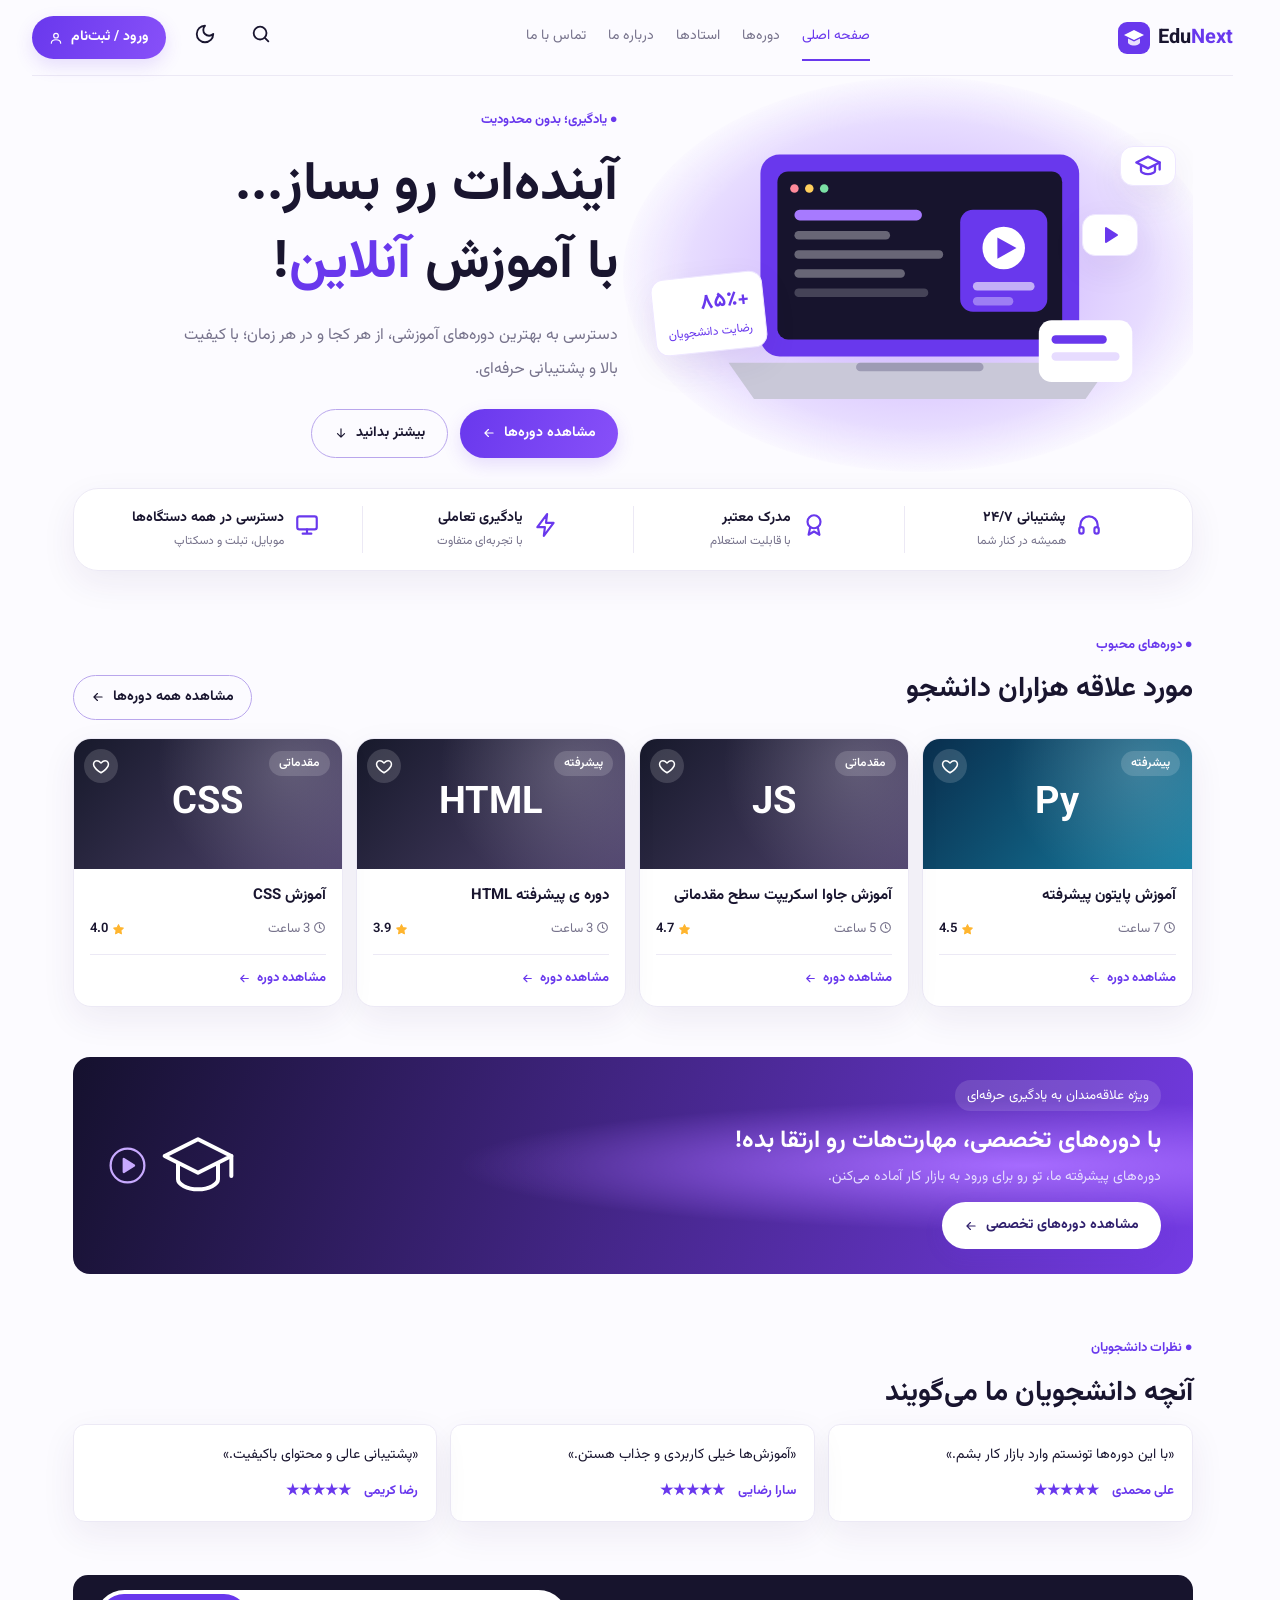
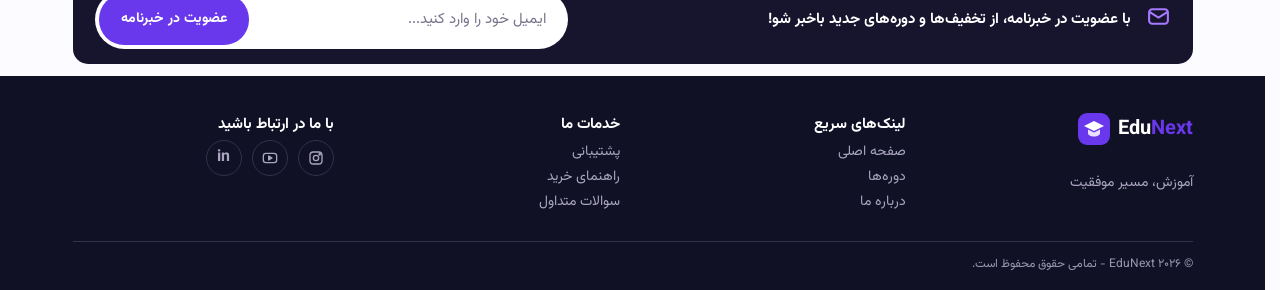
<file: index.html>
<!doctype html>
<html lang="fa" dir="rtl">

<head>
    <meta charset="UTF-8">
    <meta name="viewport" content="width=device-width,initial-scale=1">
    <link rel="icon" type="image/svg+xml" href="favicon.svg">
    <title>EduNext | آینده‌ات رو بساز</title>
    <link rel="stylesheet" href="css/styles.css">
    <script>
        if(localStorage.getItem("theme") === "dark"){
            document.documentElement.classList.add("dark");
        }
    </script>
    <script src="js/app.js" defer></script>
</head>

<body>
    <svg width="0" height="0" style="position:absolute" aria-hidden="true">
        <symbol id="i-clock" viewBox="0 0 24 24">
            <circle cx="12" cy="12" r="9" />
            <path d="M12 7v5l3 2" />
        </symbol>
        <symbol id="i-star" viewBox="0 0 24 24">
            <path d="m12 3 2.7 5.6 6.1.9-4.4 4.3 1 6.1L12 17l-5.4 2.9 1-6.1L3.2 9.5l6.1-.9z" fill="currentColor" />
        </symbol>
        <symbol id="i-heart" viewBox="0 0 24 24">
            <path
                d="M12 21s-7.5-4.6-9.5-9.2C1.2 8.7 3 5 6.5 5c2 0 3.6 1.1 5.5 3 1.9-1.9 3.5-3 5.5-3C21 5 22.8 8.7 21.5 11.8 19.5 16.4 12 21 12 21Z" />
        </symbol>
        <symbol id="i-play" viewBox="0 0 24 24">
            <path d="M8 5v14l11-7z" fill="currentColor" />
        </symbol>
        <symbol id="i-arrow" viewBox="0 0 24 24">
            <path d="M19 12H5m6-6-6 6 6 6" />
        </symbol>
    </svg>
    <header class="header">
        <a class="logo" href="index.html"><svg class="logo-mark" viewBox="0 0 32 32" width="32" height="32"
                aria-hidden="true">
                <rect width="32" height="32" rx="9" fill="#6938ed" />
                <path d="M16 8 6 13l10 5 10-5-10-5Z" fill="#fff" />
                <path d="M10 16.5v4c0 1.5 2.7 3 6 3s6-1.5 6-3v-4l-6 3-6-3Z" fill="#fff" opacity=".85" />
            </svg><strong class="logo-text">Edu<span>Next</span></strong></a>
        <nav data-nav><a class="active" href="index.html">صفحه اصلی</a><a href="courses.html">دوره‌ها</a><a
                href="about.html">استادها</a><a href="about.html">درباره ما</a><a href="about.html">تماس با ما</a></nav>
        <div class="tools"><button class="icon" aria-label="جست‌وجو"><svg class="ico" viewBox="0 0 24 24"
                    aria-hidden="true">
                    <circle cx="11" cy="11" r="7" />
                    <path d="m20 20-3.5-3.5" />
                </svg></button><button class="icon" data-theme-toggle aria-label="تغییر حالت شب و روز"><svg class="ico ico-moon" viewBox="0 0 24 24" aria-hidden="true"><path d="M12 3a6 6 0 0 0 9 9 9 9 0 1 1-9-9Z"/></svg><svg class="ico ico-sun" viewBox="0 0 24 24" aria-hidden="true"><circle cx="12" cy="12" r="4"/><path d="M12 2v2m0 16v2M4.9 4.9l1.4 1.4m11.4 11.4 1.4 1.4M2 12h2m16 0h2M4.9 19.1l1.4-1.4M17.7 6.3l1.4-1.4"/></svg></button><a
                class="btn small" href="auth.html">ورود / ثبت‌نام <svg class="ico" viewBox="0 0 24 24"
                    aria-hidden="true">
                    <circle cx="12" cy="8" r="4" />
                    <path d="M4 21c0-4 3.6-6 8-6s8 2 8 6" />
                </svg></a>
            <button class="icon menu-toggle" data-menu-toggle aria-label="باز و بسته کردن منو"
                aria-expanded="false">☰</button>
        </div>
    </header>
    <main>
        <section class="hero wrap">
            <div class="art" aria-label="تصویرسازی لپ‌تاپ و دوره‌ی آنلاین">
                <div class="blob"></div>
                <svg class="hero-svg" viewBox="0 0 420 320" aria-hidden="true">
                    <rect x="60" y="40" width="300" height="190" rx="18" fill="#6938ed" />
                    <rect x="76" y="56" width="268" height="158" rx="10" fill="#17142d" />
                    <circle cx="92" cy="72" r="4" fill="#ff8a9b" />
                    <circle cx="106" cy="72" r="4" fill="#ffcf5c" />
                    <circle cx="120" cy="72" r="4" fill="#7be0a5" />
                    <rect x="92" y="92" width="120" height="10" rx="5" fill="#a77aff" />
                    <rect x="92" y="112" width="90" height="8" rx="4" fill="#fff" opacity=".35" />
                    <rect x="92" y="130" width="140" height="8" rx="4" fill="#fff" opacity=".35" />
                    <rect x="92" y="148" width="104" height="8" rx="4" fill="#fff" opacity=".35" />
                    <rect x="92" y="166" width="126" height="8" rx="4" fill="#fff" opacity=".2" />
                    <rect x="248" y="92" width="82" height="96" rx="12" fill="#6938ed" />
                    <circle cx="289" cy="128" r="20" fill="#fff" />
                    <path d="M283 118v20l18-10z" fill="#6938ed" />
                    <rect x="260" y="160" width="58" height="8" rx="4" fill="#fff" opacity=".6" />
                    <rect x="260" y="174" width="38" height="8" rx="4" fill="#fff" opacity=".35" />
                    <path d="M30 236h360l-24 34H54z" fill="#c9c8d8" />
                    <rect x="150" y="236" width="120" height="8" rx="4" fill="#9d9bb4" />
                    <rect x="322" y="196" width="88" height="58" rx="12" fill="#fff" />
                    <rect x="334" y="210" width="52" height="8" rx="4" fill="#6938ed" />
                    <rect x="334" y="226" width="64" height="8" rx="4" fill="#e7dcff" />
                </svg>
                <div class="chip rating"><b>+۸۵٪</b><small>رضایت دانشجویان</small></div>
                <div class="chip play"><svg class="ico" viewBox="0 0 24 24" aria-hidden="true">
                        <path d="M8 5v14l11-7z" fill="currentColor" />
                    </svg></div>
                <div class="chip cap"><svg class="ico" viewBox="0 0 24 24" aria-hidden="true">
                        <path d="m2 9 10-5 10 5-10 5L2 9Z" />
                        <path d="M6 11.5V16c0 1.5 2.7 3 6 3s6-1.5 6-3v-4.5" />
                        <path d="M22 9v6" />
                    </svg></div>
            </div>
            <div class="hero-copy" data-reveal><label>● یادگیری؛ بدون محدودیت</label>
                <h1>آینده‌ات رو بساز...<br>با آموزش <em>آنلاین</em>!</h1>
                <p>دسترسی به بهترین دوره‌های آموزشی، از هر کجا و در هر زمان؛ با کیفیت بالا و پشتیبانی حرفه‌ای.</p>
                <div class="actions"><a class="btn" href="courses.html">مشاهده دوره‌ها <svg class="ico ico-left"
                            viewBox="0 0 24 24" aria-hidden="true">
                            <path d="M19 12H5m6-6-6 6 6 6" />
                        </svg></a><a class="btn outline" href="#benefits">بیشتر بدانید <svg class="ico ico-down"
                            viewBox="0 0 24 24" aria-hidden="true">
                            <path d="M12 5v14m-6-6 6 6 6-6" />
                        </svg></a></div>
            </div>
        </section>
        <section class="benefits wrap" id="benefits">
            <article><i><svg class="ico" viewBox="0 0 24 24" aria-hidden="true">
                        <path d="M4 14v-2a8 8 0 0 1 16 0v2" />
                        <rect x="3" y="14" width="4" height="6" rx="2" />
                        <rect x="17" y="14" width="4" height="6" rx="2" />
                    </svg></i>
                <div><b>پشتیبانی ۲۴/۷</b><small>همیشه در کنار شما</small></div>
            </article>
            <article><i><svg class="ico" viewBox="0 0 24 24" aria-hidden="true">
                        <circle cx="12" cy="9" r="6" />
                        <path d="m8.5 14-1.5 7 5-3 5 3-1.5-7" />
                    </svg></i>
                <div><b>مدرک معتبر</b><small>با قابلیت استعلام</small></div>
            </article>
            <article><i><svg class="ico" viewBox="0 0 24 24" aria-hidden="true">
                        <path d="M13 2 4 14h7l-1 8 9-12h-7l1-8Z" />
                    </svg></i>
                <div><b>یادگیری تعاملی</b><small>با تجربه‌ای متفاوت</small></div>
            </article>
            <article><i><svg class="ico" viewBox="0 0 24 24" aria-hidden="true">
                        <rect x="3" y="4" width="18" height="12" rx="2" />
                        <path d="M8 20h8M12 16v4" />
                    </svg></i>
                <div><b>دسترسی در همه دستگاه‌ها</b><small>موبایل، تبلت و دسکتاپ</small></div>
            </article>
        </section>
        <section class="courses wrap" data-reveal>
            <div class="heading">
                <div><label>● دوره‌های محبوب</label>
                    <h2>مورد علاقه هزاران دانشجو</h2>
                </div><a class="btn outline small" href="courses.html">مشاهده همه دوره‌ها <svg class="ico ico-left"
                        viewBox="0 0 24 24" aria-hidden="true">
                        <path d="M19 12H5m6-6-6 6 6 6" />
                    </svg></a>
            </div>
            <div class="grid" data-courses-list data-limit="4"></div>
        </section>
        <section class="promo wrap" data-reveal>
            <div><small>ویژه علاقه‌مندان به یادگیری حرفه‌ای</small>
                <h2>با دوره‌های تخصصی، مهارت‌هات رو ارتقا بده!</h2>
                <p>دوره‌های پیشرفته ما، تو رو برای ورود به بازار کار آماده می‌کنن.</p><a class="btn white"
                    href="courses.html">مشاهده دوره‌های تخصصی <svg class="ico ico-left" viewBox="0 0 24 24"
                        aria-hidden="true">
                        <path d="M19 12H5m6-6-6 6 6 6" />
                    </svg></a>
            </div>
            <div class="promo-art" aria-hidden="true"><svg class="ico" viewBox="0 0 24 24" aria-hidden="true">
                    <path d="m2 9 10-5 10 5-10 5L2 9Z" />
                    <path d="M6 11.5V16c0 1.5 2.7 3 6 3s6-1.5 6-3v-4.5" />
                    <path d="M22 9v6" />
                </svg><svg class="ico" viewBox="0 0 24 24" aria-hidden="true">
                    <circle cx="12" cy="12" r="9" />
                    <path d="M10 8.5v7l5.5-3.5z" fill="currentColor" />
                </svg></div>
        </section>
        <section class="reviews wrap" data-reveal><label>● نظرات دانشجویان</label>
            <h2>آنچه دانشجویان ما می‌گویند</h2>
            <div class="review-grid">
                <article>«با این دوره‌ها تونستم وارد بازار کار بشم.»<b>علی محمدی　★★★★★</b></article>
                <article>«آموزش‌ها خیلی کاربردی و جذاب هستن.»<b>سارا رضایی　★★★★★</b></article>
                <article>«پشتیبانی عالی و محتوای باکیفیت.»<b>رضا کریمی　★★★★★</b></article>
            </div>
        </section>
        <section class="newsletter wrap"><b><svg class="ico" viewBox="0 0 24 24" aria-hidden="true">
                    <rect x="3" y="5" width="18" height="14" rx="3" />
                    <path d="m4 8 8 5 8-5" />
                </svg></b><strong>با عضویت در خبرنامه، از تخفیف‌ها و دوره‌های جدید باخبر
                شو!</strong>
            <form data-newsletter novalidate><input type="email" name="email" data-newsletter-email
                    placeholder="ایمیل خود را وارد کنید..." aria-label="ایمیل"><button type="submit">عضویت در
                    خبرنامه</button></form>
            <p class="form-message" data-newsletter-message aria-live="polite"></p>
        </section>
    </main>
    <footer>
        <div class="footer wrap">
            <div><a class="logo" href="index.html"><svg class="logo-mark" viewBox="0 0 32 32" width="32" height="32"
                        aria-hidden="true">
                        <rect width="32" height="32" rx="9" fill="#6938ed" />
                        <path d="M16 8 6 13l10 5 10-5-10-5Z" fill="#fff" />
                        <path d="M10 16.5v4c0 1.5 2.7 3 6 3s6-1.5 6-3v-4l-6 3-6-3Z" fill="#fff" opacity=".85" />
                    </svg><strong class="logo-text">Edu<span>Next</span></strong></a>
                <p>آموزش، مسیر موفقیت</p>
            </div>
            <div><b>لینک‌های سریع</b><a href="index.html">صفحه اصلی</a><a href="courses.html">دوره‌ها</a><a
                    href="about.html">درباره ما</a></div>
            <div><b>خدمات ما</b><a href="about.html">پشتیبانی</a><a href="about.html">راهنمای خرید</a><a
                    href="about.html">سوالات متداول</a></div>
            <div><b>با ما در ارتباط باشید</b>
                <div class="social"><span class="social-icon" role="img" aria-label="اینستاگرام"><svg class="ico"
                            viewBox="0 0 24 24" aria-hidden="true">
                            <rect x="3" y="3" width="18" height="18" rx="5" />
                            <circle cx="12" cy="12" r="4" />
                            <circle cx="17.5" cy="6.5" r="1" fill="currentColor" />
                        </svg></span><span class="social-icon" role="img" aria-label="یوتیوب"><svg class="ico"
                            viewBox="0 0 24 24" aria-hidden="true">
                            <rect x="2" y="5" width="20" height="14" rx="4" />
                            <path d="m10 9 5 3-5 3z" fill="currentColor" />
                        </svg></span><span class="social-icon" role="img" aria-label="لینکدین">in</span></div>
            </div><small>© ۲۰۲۶ EduNext - تمامی حقوق محفوظ است.</small>
        </div>
    </footer>
</body>

</html>
</file>
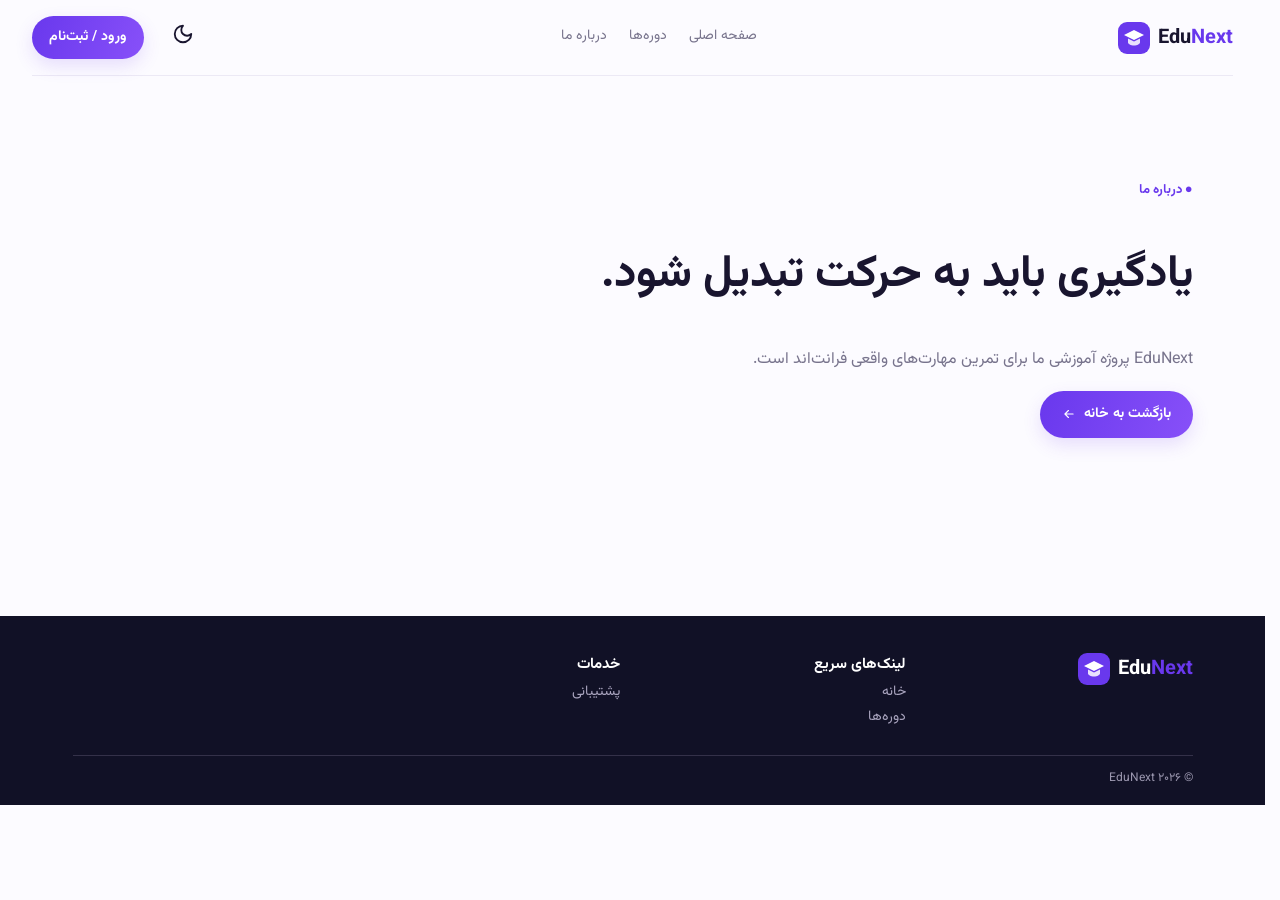
<file: about.html>
<!doctype html>
<html lang="fa" dir="rtl">

<head>
    <meta charset="UTF-8">
    <meta name="viewport" content="width=device-width,initial-scale=1">
    <link rel="icon" type="image/svg+xml" href="favicon.svg">
    <title>یادگیری باید به حرکت تبدیل شود. | EduNext</title>
    <link rel="stylesheet" href="css/styles.css">
    <script>
        if(localStorage.getItem("theme") === "dark"){
            document.documentElement.classList.add("dark");
        }
    </script>
    <script src="js/app.js" defer></script>
</head>

<body>
    <header class="header"><a class="logo" href="index.html"><svg class="logo-mark" viewBox="0 0 32 32" width="32" height="32" aria-hidden="true"><rect width="32" height="32" rx="9" fill="#6938ed"/><path d="M16 8 6 13l10 5 10-5-10-5Z" fill="#fff"/><path d="M10 16.5v4c0 1.5 2.7 3 6 3s6-1.5 6-3v-4l-6 3-6-3Z" fill="#fff" opacity=".85"/></svg><strong class="logo-text">Edu<span>Next</span></strong></a>
        <nav data-nav><a href="index.html">صفحه اصلی</a><a href="courses.html">دوره‌ها</a><a href="about.html">درباره ما</a>
        </nav>
        <div class="tools"><button class="icon" data-theme-toggle aria-label="تغییر حالت شب و روز"><svg class="ico ico-moon" viewBox="0 0 24 24" aria-hidden="true"><path d="M12 3a6 6 0 0 0 9 9 9 9 0 1 1-9-9Z"/></svg><svg class="ico ico-sun" viewBox="0 0 24 24" aria-hidden="true"><circle cx="12" cy="12" r="4"/><path d="M12 2v2m0 16v2M4.9 4.9l1.4 1.4m11.4 11.4 1.4 1.4M2 12h2m16 0h2M4.9 19.1l1.4-1.4M17.7 6.3l1.4-1.4"/></svg></button><a
                class="btn small" href="auth.html">ورود / ثبت‌نام</a>
            <button class="icon menu-toggle" data-menu-toggle aria-label="باز و بسته کردن منو"
                aria-expanded="false">☰</button>
        </div>
    </header>
    <main class="inner-page wrap"><label>● درباره ما</label>
        <h1>یادگیری باید به حرکت تبدیل شود.</h1>
        <p>EduNext پروژه آموزشی ما برای تمرین مهارت‌های واقعی فرانت‌اند است.</p><a class="btn" href="index.html">بازگشت
            به خانه <svg class="ico ico-left" viewBox="0 0 24 24" aria-hidden="true"><path d="M19 12H5m6-6-6 6 6 6"/></svg></a>
    </main>
    <footer>
        <div class="footer wrap">
            <div><a class="logo" href="index.html"><svg class="logo-mark" viewBox="0 0 32 32" width="32" height="32" aria-hidden="true"><rect width="32" height="32" rx="9" fill="#6938ed"/><path d="M16 8 6 13l10 5 10-5-10-5Z" fill="#fff"/><path d="M10 16.5v4c0 1.5 2.7 3 6 3s6-1.5 6-3v-4l-6 3-6-3Z" fill="#fff" opacity=".85"/></svg><strong class="logo-text">Edu<span>Next</span></strong></a></div>
            <div><b>لینک‌های سریع</b><a href="index.html">خانه</a><a href="courses.html">دوره‌ها</a></div>
            <div><b>خدمات</b><a href="about.html">پشتیبانی</a></div><small>© ۲۰۲۶ EduNext</small>
        </div>
    </footer>
</body>

</html>
</file>
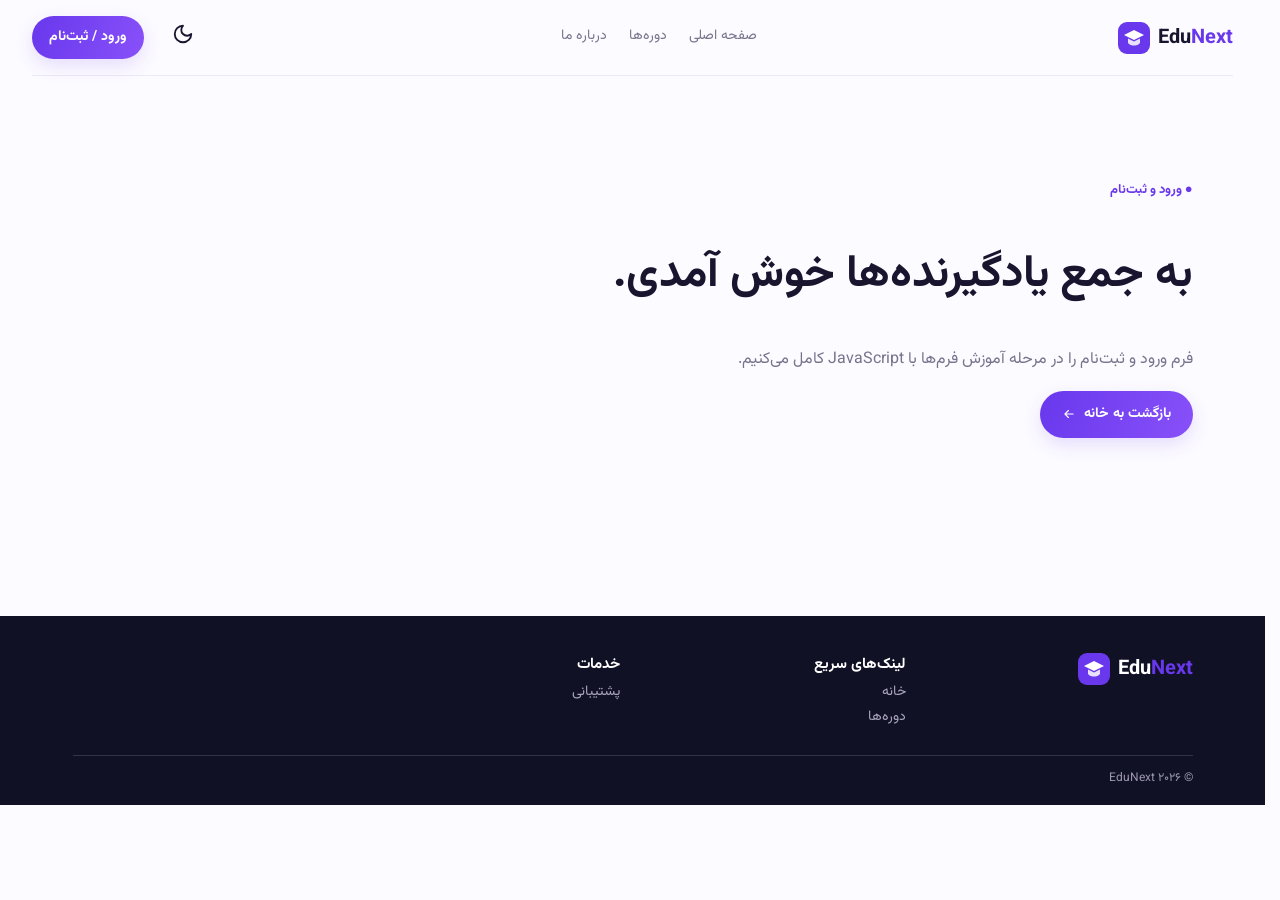
<file: auth.html>
<!doctype html>
<html lang="fa" dir="rtl">

<head>
    <meta charset="UTF-8">
    <meta name="viewport" content="width=device-width,initial-scale=1">
    <link rel="icon" type="image/svg+xml" href="favicon.svg">
    <title>به جمع یادگیرنده‌ها خوش آمدی. | EduNext</title>
    <link rel="stylesheet" href="css/styles.css">
    <script>
        if(localStorage.getItem("theme") === "dark"){
            document.documentElement.classList.add("dark");
        }
    </script>
    <script src="js/app.js" defer></script>
</head>

<body>
    <header class="header"><a class="logo" href="index.html"><svg class="logo-mark" viewBox="0 0 32 32" width="32" height="32" aria-hidden="true"><rect width="32" height="32" rx="9" fill="#6938ed"/><path d="M16 8 6 13l10 5 10-5-10-5Z" fill="#fff"/><path d="M10 16.5v4c0 1.5 2.7 3 6 3s6-1.5 6-3v-4l-6 3-6-3Z" fill="#fff" opacity=".85"/></svg><strong class="logo-text">Edu<span>Next</span></strong></a>
        <nav data-nav><a href="index.html">صفحه اصلی</a><a href="courses.html">دوره‌ها</a><a href="about.html">درباره ما</a>
        </nav>
        <div class="tools"><button class="icon" data-theme-toggle aria-label="تغییر حالت شب و روز"><svg class="ico ico-moon" viewBox="0 0 24 24" aria-hidden="true"><path d="M12 3a6 6 0 0 0 9 9 9 9 0 1 1-9-9Z"/></svg><svg class="ico ico-sun" viewBox="0 0 24 24" aria-hidden="true"><circle cx="12" cy="12" r="4"/><path d="M12 2v2m0 16v2M4.9 4.9l1.4 1.4m11.4 11.4 1.4 1.4M2 12h2m16 0h2M4.9 19.1l1.4-1.4M17.7 6.3l1.4-1.4"/></svg></button><a
                class="btn small" href="auth.html">ورود / ثبت‌نام</a>
            <button class="icon menu-toggle" data-menu-toggle aria-label="باز و بسته کردن منو"
                aria-expanded="false">☰</button>
        </div>
    </header>
    <main class="inner-page wrap"><label>● ورود و ثبت‌نام</label>
        <h1>به جمع یادگیرنده‌ها خوش آمدی.</h1>
        <p>فرم ورود و ثبت‌نام را در مرحله آموزش فرم‌ها با JavaScript کامل می‌کنیم.</p><a class="btn"
            href="index.html">بازگشت به خانه <svg class="ico ico-left" viewBox="0 0 24 24" aria-hidden="true"><path d="M19 12H5m6-6-6 6 6 6"/></svg></a>
    </main>
    <footer>
        <div class="footer wrap">
            <div><a class="logo" href="index.html"><svg class="logo-mark" viewBox="0 0 32 32" width="32" height="32" aria-hidden="true"><rect width="32" height="32" rx="9" fill="#6938ed"/><path d="M16 8 6 13l10 5 10-5-10-5Z" fill="#fff"/><path d="M10 16.5v4c0 1.5 2.7 3 6 3s6-1.5 6-3v-4l-6 3-6-3Z" fill="#fff" opacity=".85"/></svg><strong class="logo-text">Edu<span>Next</span></strong></a></div>
            <div><b>لینک‌های سریع</b><a href="index.html">خانه</a><a href="courses.html">دوره‌ها</a></div>
            <div><b>خدمات</b><a href="about.html">پشتیبانی</a></div><small>© ۲۰۲۶ EduNext</small>
        </div>
    </footer>
</body>

</html>
</file>
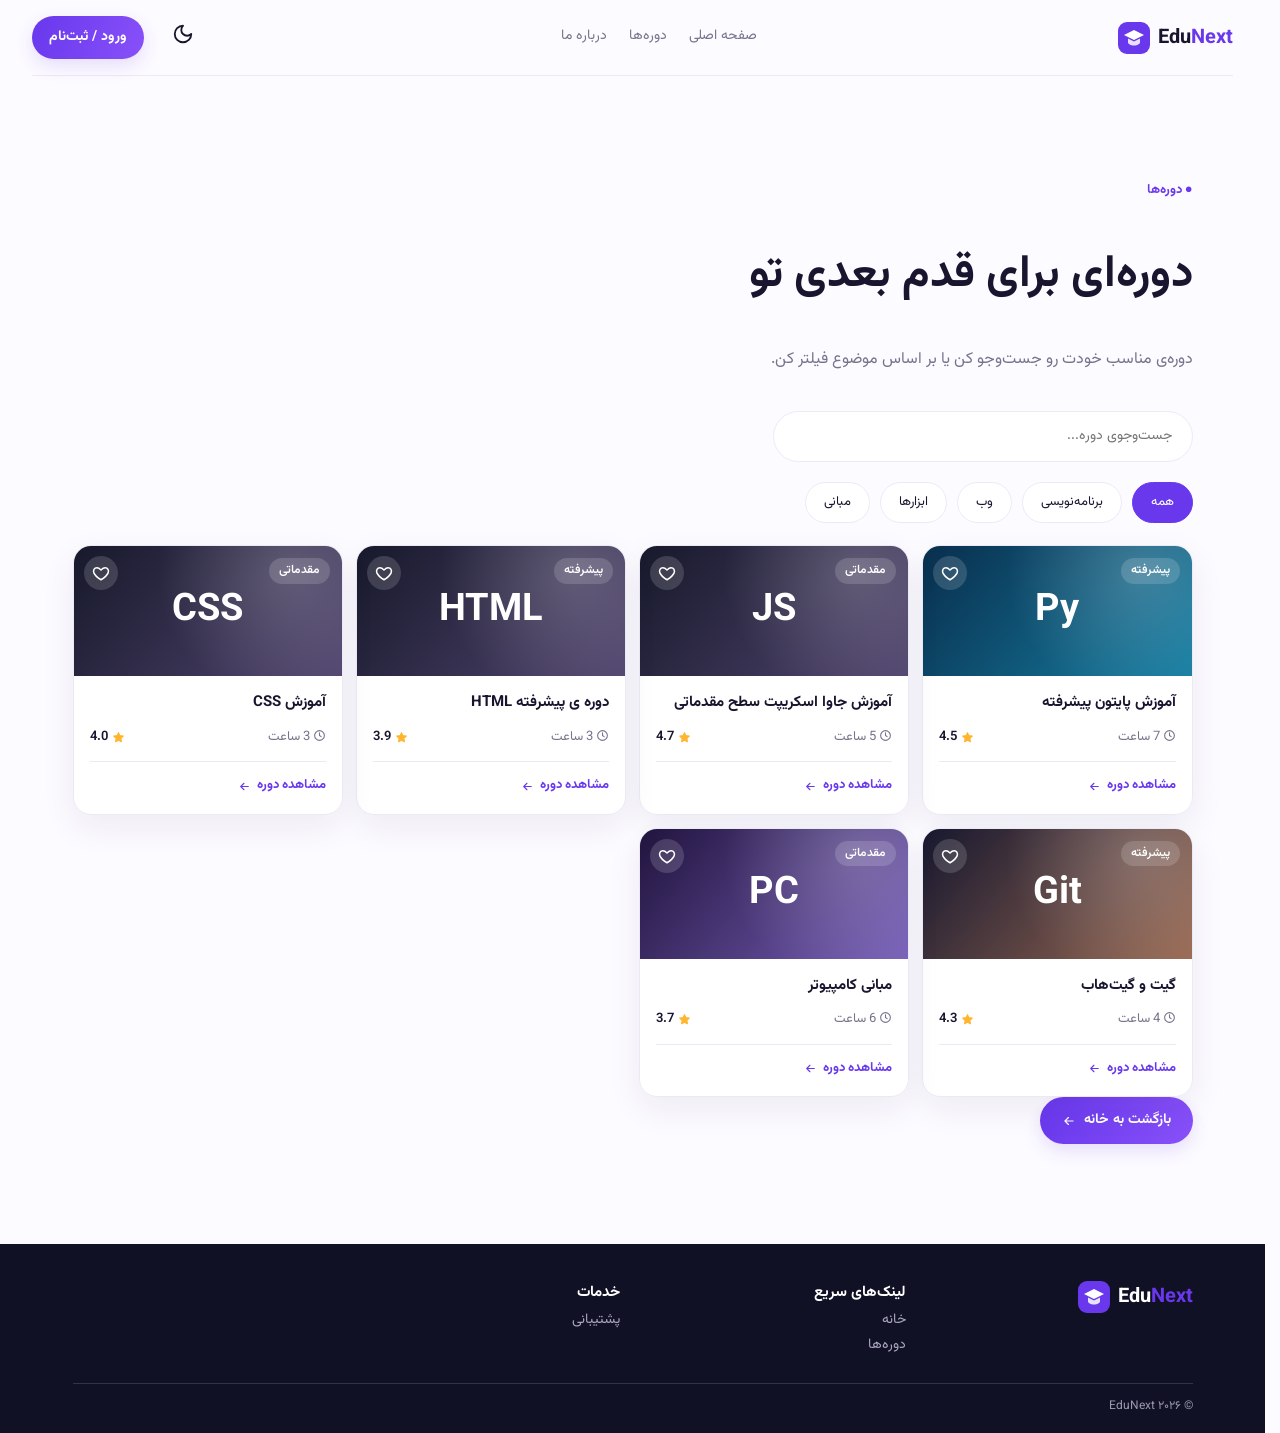
<file: courses.html>
<!doctype html>
<html lang="fa" dir="rtl">

<head>
    <meta charset="UTF-8">
    <meta name="viewport" content="width=device-width,initial-scale=1">
    <link rel="icon" type="image/svg+xml" href="favicon.svg">
    <title>دوره‌ای برای قدم بعدی تو | EduNext</title>
    <link rel="stylesheet" href="css/styles.css">
    <script>
        if(localStorage.getItem("theme") === "dark"){
            document.documentElement.classList.add("dark");
        }
    </script>
    <script src="js/app.js" defer></script>
</head>

<body>
    <svg width="0" height="0" style="position:absolute" aria-hidden="true">
        <symbol id="i-clock" viewBox="0 0 24 24"><circle cx="12" cy="12" r="9"/><path d="M12 7v5l3 2"/></symbol>
        <symbol id="i-star" viewBox="0 0 24 24"><path d="m12 3 2.7 5.6 6.1.9-4.4 4.3 1 6.1L12 17l-5.4 2.9 1-6.1L3.2 9.5l6.1-.9z" fill="currentColor"/></symbol>
        <symbol id="i-heart" viewBox="0 0 24 24"><path d="M12 21s-7.5-4.6-9.5-9.2C1.2 8.7 3 5 6.5 5c2 0 3.6 1.1 5.5 3 1.9-1.9 3.5-3 5.5-3C21 5 22.8 8.7 21.5 11.8 19.5 16.4 12 21 12 21Z"/></symbol>
        <symbol id="i-play" viewBox="0 0 24 24"><path d="M8 5v14l11-7z" fill="currentColor"/></symbol>
        <symbol id="i-arrow" viewBox="0 0 24 24"><path d="M19 12H5m6-6-6 6 6 6"/></symbol>
    </svg>
    <header class="header"><a class="logo" href="index.html"><svg class="logo-mark" viewBox="0 0 32 32" width="32" height="32" aria-hidden="true"><rect width="32" height="32" rx="9" fill="#6938ed"/><path d="M16 8 6 13l10 5 10-5-10-5Z" fill="#fff"/><path d="M10 16.5v4c0 1.5 2.7 3 6 3s6-1.5 6-3v-4l-6 3-6-3Z" fill="#fff" opacity=".85"/></svg><strong class="logo-text">Edu<span>Next</span></strong></a>
        <nav data-nav><a href="index.html">صفحه اصلی</a><a href="courses.html">دوره‌ها</a><a href="about.html">درباره
                ما</a>
        </nav>
        <div class="tools"><button class="icon" data-theme-toggle aria-label="تغییر حالت شب و روز"><svg class="ico ico-moon" viewBox="0 0 24 24" aria-hidden="true"><path d="M12 3a6 6 0 0 0 9 9 9 9 0 1 1-9-9Z"/></svg><svg class="ico ico-sun" viewBox="0 0 24 24" aria-hidden="true"><circle cx="12" cy="12" r="4"/><path d="M12 2v2m0 16v2M4.9 4.9l1.4 1.4m11.4 11.4 1.4 1.4M2 12h2m16 0h2M4.9 19.1l1.4-1.4M17.7 6.3l1.4-1.4"/></svg></button><a
                class="btn small" href="auth.html">ورود / ثبت‌نام</a>
            <button class="icon menu-toggle" data-menu-toggle aria-label="باز و بسته کردن منو"
                aria-expanded="false">☰</button>
        </div>
    </header>
    <main class="inner-page wrap"><label>● دوره‌ها</label>
        <h1>دوره‌ای برای قدم بعدی تو</h1>
        <p>دوره‌ی مناسب خودت رو جست‌وجو کن یا بر اساس موضوع فیلتر کن.</p>
        <input class="search" type="search" placeholder="جست‌وجوی دوره..." data-course-search>
        <div class="filters" data-filters>
            <button class="chip-btn active" data-filter="all">همه</button>
            <button class="chip-btn" data-filter="programming">برنامه‌نویسی</button>
            <button class="chip-btn" data-filter="web">وب</button>
            <button class="chip-btn" data-filter="tools">ابزارها</button>
            <button class="chip-btn" data-filter="fundamentals">مبانی</button>
        </div>
        <div class="grid" data-courses-list></div>
        <a class="btn" href="index.html">بازگشت به خانه <svg class="ico ico-left" viewBox="0 0 24 24" aria-hidden="true"><path d="M19 12H5m6-6-6 6 6 6"/></svg></a>
    </main>
    <footer>
        <div class="footer wrap">
            <div><a class="logo" href="index.html"><svg class="logo-mark" viewBox="0 0 32 32" width="32" height="32" aria-hidden="true"><rect width="32" height="32" rx="9" fill="#6938ed"/><path d="M16 8 6 13l10 5 10-5-10-5Z" fill="#fff"/><path d="M10 16.5v4c0 1.5 2.7 3 6 3s6-1.5 6-3v-4l-6 3-6-3Z" fill="#fff" opacity=".85"/></svg><strong class="logo-text">Edu<span>Next</span></strong></a></div>
            <div><b>لینک‌های سریع</b><a href="index.html">خانه</a><a href="courses.html">دوره‌ها</a></div>
            <div><b>خدمات</b><a href="about.html">پشتیبانی</a></div><small>© ۲۰۲۶ EduNext</small>
        </div>
    </footer>
</body>

</html>
</file>
<file: css/styles.css>
@font-face {
    font-family: "Vazirmatn";
    src: url("../font/Vazirmatn[wght].woff2") format("woff2");
    font-weight: 100 900;
    font-display: swap;
}

:root {
    --bg: #fcfbff;
    --surface: #fff;
    --ink: #19152f;
    --muted: #77738c;
    --line: #ece9f5;
    --purple: #6938ed;
    --pale: #f0eaff;
    --footer: #111126;
    --shadow: 0 12px 35px #34206412
}

* {
    box-sizing: border-box
}

body {
    margin: 0;
    background: var(--bg);
    color: var(--ink);
    font-family: Vazirmatn, Tahoma, sans-serif;
    line-height: 1.8
}

a {
    text-decoration: none;
    color: inherit
}

button,
input {
    font: inherit
}

.wrap {
    width: min(1120px, calc(100% - 64px));
    margin: auto
}

.header {
    width: min(1280px, calc(100% - 64px));
    min-height: 76px;
    margin: auto;
    display: flex;
    align-items: center;
    justify-content: space-between;
    gap: 20px;
    border-bottom: 1px solid var(--line)
}

.logo {
    direction: ltr;
    display: inline-flex;
    align-items: center;
    gap: 8px;
    font-size: 20px;
    font-weight: 800
}

.logo b {
    color: var(--purple)
}

.logo span {
    color: var(--purple)
}

nav,
.tools {
    display: flex;
    align-items: center;
    gap: 22px
}

nav a {
    font-size: 14px;
    color: var(--muted);
    padding: 10px 0;
    border-bottom: 2px solid transparent;
    transition: color .2s, border-color .2s
}

nav a:hover,
nav a.active {
    color: var(--purple);
    border-bottom: 2px solid var(--purple)
}

.icon {
    border: 0;
    background: none;
    color: var(--ink);
    font-size: 22px;
    cursor: pointer
}

.btn {
    display: inline-flex;
    align-items: center;
    justify-content: center;
    gap: 8px;
    padding: 11px 22px;
    border-radius: 30px;
    background: linear-gradient(110deg, #6938ed, #985dff);
    color: white;
    font-size: 14px;
    font-weight: 700;
    box-shadow: 0 7px 18px #6938ed26;
    transition: transform .2s, box-shadow .2s
}

.btn.small {
    padding: 9px 17px
}

.btn.outline {
    background: transparent;
    border: 1px solid #b9a6ec;
    color: var(--ink);
    box-shadow: none
}

.hero {
    min-height: 370px;
    display: grid;
    grid-template-columns: 1fr 1fr;
    align-items: center;
    gap: 30px;
    overflow: hidden
}

.hero-copy {
    padding: 30px 0
}

.hero-copy label,
.courses label,
.reviews>label {
    color: var(--purple);
    font-size: 13px;
    font-weight: 700
}

.hero h1 {
    font-size: clamp(36px, 4.5vw, 54px);
    line-height: 1.45;
    margin: 12px 0
}

.hero h1 em {
    font-style: normal;
    color: var(--purple)
}

.hero-copy p {
    max-width: 450px;
    color: var(--muted);
    font-size: 16px;
    line-height: 2.1
}

.actions {
    display: flex;
    gap: 12px;
    margin-top: 22px
}

.art {
    height: 340px;
    position: relative;
    isolation: isolate
}

.blob {
    position: absolute;
    inset: -35px -25px -20px;
    background: radial-gradient(ellipse, #c5a5ff 0, #e7dcff 55%, transparent 72%);
    border-radius: 50%
}







.chip {
    position: absolute;
    z-index: 5;
    background: white;
    border: 1px solid #eee7ff;
    border-radius: 13px;
    box-shadow: var(--shadow);
    color: var(--purple)
}

.rating {
    left: 1%;
    top: 48%;
    padding: 8px 13px;
    display: grid;
    transform: rotate(-6deg)
}

.rating b {
    font-size: 21px
}

.rating small {
    font-size: 12px
}

.play {
    right: 10%;
    top: 30%;
    padding: 8px 15px;
    font-size: 24px
}

.cap {
    right: 3%;
    top: 10%;
    padding: 5px 13px;
    font-size: 28px
}

.benefits {
    display: grid;
    grid-template-columns: repeat(4, 1fr);
    padding: 17px;
    border: 1px solid var(--line);
    border-radius: 25px;
    background: var(--surface);
    box-shadow: var(--shadow)
}

.benefits article {
    display: flex;
    align-items: center;
    justify-content: center;
    gap: 10px;
    border-left: 1px solid var(--line)
}

.benefits article:last-child {
    border: 0
}

.benefits i {
    font-style: normal;
    color: var(--purple);
    font-size: 26px
}

.benefits b,
.benefits small {
    display: block
}

.benefits b {
    font-size: 14px
}

.benefits small {
    font-size: 12px;
    color: var(--muted)
}

.courses,
.reviews {
    padding-block: 60px 25px
}

.heading {
    display: flex;
    align-items: end;
    justify-content: space-between;
    margin-bottom: 18px
}

.heading h2,
.reviews h2 {
    font-size: 28px;
    margin: 5px 0
}

.grid {
    display: grid;
    grid-template-columns: repeat(4, 1fr);
    gap: 13px
}

.course {
    border: 1px solid var(--line);
    border-radius: 12px;
    overflow: hidden;
    background: var(--surface);
    box-shadow: var(--shadow);
    transition: .25s
}

.course:hover {
    transform: translateY(-5px)
}

.cover {
    height: 110px;
    display: grid;
    place-items: center;
    position: relative;
    color: white
}

.cover strong {
    font-size: 34px;
    z-index: 1
}

.ux {
    background: linear-gradient(130deg, #21143e, #7860b9)
}

.py {
    background: linear-gradient(130deg, #092e4d, #167fa3)
}

.js {
    background: linear-gradient(130deg, #17192b, #51456f)
}

.design {
    background: linear-gradient(130deg, #17182f, #9a6a53)
}

.info {
    padding: 10px
}

.info b {
    font-size: 15px
}

.info small {
    display: flex;
    justify-content: space-between;
    margin-top: 8px;
    padding-top: 7px;
    border-top: 1px solid var(--line);
    font-size: 13px;
    color: var(--muted)
}

.info i {
    font-style: normal;
    color: #ffb52e
}

.promo {
    margin-top: 25px;
    padding: 25px 32px;
    display: flex;
    justify-content: space-between;
    align-items: center;
    border-radius: 17px;
    background: radial-gradient(ellipse at 85%, #a66bff, transparent 42%), linear-gradient(110deg, #15112e, #743be4);
    color: white
}

.promo small {
    padding: 5px 12px;
    border-radius: 20px;
    background: #ffffff20
}

.promo h2 {
    font-size: 24px;
    margin: 9px 0 2px
}

.promo p {
    font-size: 14px;
    color: #e5dcff;
    margin: 0 0 12px
}

.white {
    background: white;
    color: #30206d
}

.promo-art {
    font-size: 80px
}

.promo-art .ico {
    stroke-width: 1.2
}

.promo-art .ico:last-child {
    font-size: 45px;
    color: #c8aaff
}

.review-grid {
    display: grid;
    grid-template-columns: repeat(3, 1fr);
    gap: 13px
}

.review-grid article {
    padding: 18px;
    border: 1px solid var(--line);
    border-radius: 12px;
    background: var(--surface);
    font-size: 14px;
    box-shadow: var(--shadow)
}

.review-grid b {
    display: block;
    margin-top: 12px;
    color: var(--purple);
    font-size: 13px
}

.newsletter {
    display: flex;
    align-items: center;
    gap: 15px;
    margin-block: 28px 12px;
    padding: 15px 22px;
    border-radius: 15px;
    background: #17142d;
    color: white
}

.newsletter>b {
    font-size: 25px;
    color: #a77aff
}

.newsletter strong {
    flex: 1;
    font-size: 15px
}

.newsletter form {
    display: flex;
    width: 44%;
    padding: 4px;
    border-radius: 30px;
    background: white;
    overflow: hidden;
    transition: box-shadow .2s
}

.newsletter form:focus-within {
    box-shadow: 0 0 0 3px #a77aff66
}

.newsletter input {
    width: 100%;
    min-width: 0;
    border: 0;
    outline: 0;
    padding: 12px 18px;
    font-size: 15px;
    color: var(--ink);
    background: transparent
}

.newsletter input::placeholder {
    color: var(--muted);
    opacity: 1
}

.newsletter button {
    border: 0;
    border-radius: 25px;
    padding: 12px 22px;
    background: var(--purple);
    color: white;
    font-size: 14px;
    font-weight: 700;
    cursor: pointer;
    white-space: nowrap
}

footer {
    background: var(--footer);
    color: white
}

.footer {
    display: grid;
    grid-template-columns: repeat(4, 1fr);
    gap: 25px;
    padding-block: 35px 15px
}

.footer p,
.footer a:not(.logo) {
    display: block;
    color: #aaa5bf;
    font-size: 14px
}

.footer b {
    font-size: 15px
}

.footer>small {
    grid-column: 1/-1;
    border-top: 1px solid #343149;
    padding-top: 12px;
    color: #9b97af;
    font-size: 12px
}

.inner-page {
    min-height: 60vh;
    padding-block: 100px
}

.inner-page h1 {
    font-size: 45px
}

.inner-page p {
    color: var(--muted)
}

/* این افکت بعد از اینکه خودت JavaScript آن را بنویسی فعال می‌شود. */
.reveal-ready [data-reveal] {
    opacity: 0;
    transform: translateY(28px);
    transition: opacity .7s, transform .7s
}

.reveal-ready [data-reveal].is-visible {
    opacity: 1;
    transform: translateY(0)
}

/* حالت شب */
.dark {
    --bg: #0f0d1f;
    --surface: #1a1730;
    --ink: #f3f0ff;
    --muted: #a5a0bf;
    --line: #2b2745;
    --pale: #241f40;
    --footer: #08071a;
    --shadow: 0 12px 35px #00000040
}

.dark .chip,
.dark .newsletter form {
    background: var(--surface);
    border-color: var(--line)
}

.dark .btn.outline {
    border-color: #6e5aa8
}

.dark .blob {
    opacity: .45
}

body,
.header,
.course,
.review-grid article,
.benefits {
    transition: background-color .3s, color .3s, border-color .3s
}

@media(max-width:850px) {
    .header {
        flex-wrap: wrap;
        padding-block: 12px
    }

    .header nav {
        order: 3;
        width: 100%;
        justify-content: center
    }

    .hero {
        gap: 10px
    }

    .benefits {
        grid-template-columns: repeat(2, 1fr);
        gap: 14px
    }

    .grid {
        grid-template-columns: repeat(2, 1fr)
    }

    .review-grid {
        grid-template-columns: 1fr
    }
}

@media(max-width:580px) {

    .wrap,
    .header {
        width: calc(100% - 32px)
    }

    .header nav {
        gap: 12px;
        overflow: auto;
        justify-content: flex-start
    }

    .header nav a {
        white-space: nowrap;
        font-size: 13px
    }

    .hero {
        grid-template-columns: 1fr;
        padding-top: 20px
    }

    .hero h1 {
        font-size: 38px
    }

    .art {
        height: 270px;
        grid-row: 2
    }

    .benefits {
        padding: 13px 8px
    }

    .benefits article {
        justify-content: flex-start
    }

    .benefits b {
        font-size: 12px
    }

    .heading h2,
    .reviews h2 {
        font-size: 22px
    }

    .grid {
        gap: 8px
    }

    .cover {
        height: 90px
    }

    .info b {
        font-size: 13px
    }

    .promo {
        padding: 20px
    }

    .promo h2 {
        font-size: 19px
    }

    .promo-art {
        font-size: 55px
    }

    .newsletter {
        flex-wrap: wrap
    }

    .newsletter strong {
        flex-basis: 80%
    }

    .newsletter form {
        width: 100%
    }

    .footer {
        grid-template-columns: repeat(2, 1fr)
    }
}

/* منوی موبایل */
.menu-toggle {
    display: none
}

@media(max-width:850px) {
    .menu-toggle {
        display: inline-block
    }

    .header nav {
        display: none
    }

    .header nav.open {
        display: flex;
        flex-direction: column;
        align-items: flex-start;
        gap: 4px;
        padding-bottom: 12px
    }

    .header nav.open a {
        width: 100%;
        font-size: 14px;
        padding: 10px 0
    }
}

/* رنگ کاور بر اساس دسته */
.cover.programming {
    background: linear-gradient(130deg, #092e4d, #167fa3)
}

.cover.web {
    background: linear-gradient(130deg, #17192b, #51456f)
}

.cover.tools {
    background: linear-gradient(130deg, #17182f, #9a6a53)
}

.cover.fundamentals {
    background: linear-gradient(130deg, #21143e, #7860b9)
}

/* جست و جوی دوره ها */
.search {
    width: 100%;
    max-width: 420px;
    margin: 20px 0;
    padding: 12px 20px;
    border: 1px solid var(--line);
    border-radius: 30px;
    background: var(--surface);
    color: var(--ink);
    font-size: 14px;
    outline: 0
}

.search:focus {
    border-color: var(--purple)
}

.filters {
    display: flex;
    flex-wrap: wrap;
    gap: 10px;
    margin-bottom: 22px
}

.chip-btn {
    padding: 8px 18px;
    border: 1px solid var(--line);
    border-radius: 30px;
    background: var(--surface);
    color: var(--ink);
    font-size: 13px;
    cursor: pointer;
    transition: .2s
}

.chip-btn:hover {
    border-color: var(--purple)
}

.chip-btn.active {
    background: var(--purple);
    border-color: var(--purple);
    color: white
}

.empty-message {
    grid-column: 1 / -1;
    padding: 40px 0;
    text-align: center;
    color: var(--muted);
    font-size: 15px
}

.newsletter {
    flex-wrap: wrap
}

.form-message {
    flex-basis: 100%;
    margin: 0;
    font-size: 13px
}

.form-message:empty {
    display: none
}

.form-message.error {
    color: #ff8a9b
}

.form-message.success {
    color: #7be0a5
}

/* آیکون‌های SVG و تصویرسازی */
.ico {
    width: 1em;
    height: 1em;
    flex: none;
    fill: none;
    stroke: currentColor;
    stroke-width: 2;
    stroke-linecap: round;
    stroke-linejoin: round;
    vertical-align: -.125em
}

.chip .ico {
    display: block
}

.hero-svg {
    position: absolute;
    inset: 0;
    z-index: 1;
    width: 88%;
    height: 100%;
    margin: auto
}

.promo-art {
    display: flex;
    align-items: center;
    gap: 8px;
    line-height: 1
}

.social {
    display: flex;
    gap: 10px
}

.social-icon {
    display: grid;
    place-items: center;
    width: 36px;
    height: 36px;
    border: 1px solid #343149;
    border-radius: 50%;
    color: #aaa5bf;
    font-size: 16px;
    font-weight: 700
}

.inner-page label {
    color: var(--purple);
    font-size: 13px;
    font-weight: 700
}

/* حرکت و تعامل */
html {
    scroll-behavior: smooth
}

@media (prefers-reduced-motion: no-preference) {
    @view-transition {
        navigation: auto
    }
}

.btn:hover {
    transform: translateY(-2px);
    box-shadow: 0 12px 24px #6938ed40
}

.btn.outline:hover {
    border-color: var(--purple);
    box-shadow: none
}

.btn:active {
    transform: translateY(0)
}

.icon {
    transition: transform .2s
}

.icon:hover {
    transform: scale(1.12)
}

.course:hover {
    box-shadow: 0 18px 40px #34206426
}

:focus-visible {
    outline: 3px solid #a77aff;
    outline-offset: 3px
}

[data-courses-list] .course {
    animation: card-in .45s ease both
}

[data-courses-list] .course:nth-child(2) {
    animation-delay: 0.06s
}

[data-courses-list] .course:nth-child(3) {
    animation-delay: 0.12s
}

[data-courses-list] .course:nth-child(4) {
    animation-delay: 0.18s
}

[data-courses-list] .course:nth-child(5) {
    animation-delay: 0.24s
}

[data-courses-list] .course:nth-child(6) {
    animation-delay: 0.30s
}

[data-courses-list] .course:nth-child(7) {
    animation-delay: 0.36s
}

[data-courses-list] .course:nth-child(8) {
    animation-delay: 0.42s
}

@keyframes card-in {
    from {
        opacity: 0;
        transform: translateY(16px)
    }
}

@media (prefers-reduced-motion: reduce) {
    html {
        scroll-behavior: auto
    }

    *,
    *::before,
    *::after {
        animation: none !important;
        transition: none !important
    }
}

/* کارت دوره (نسخه‌ی جدید) */
.course {
    position: relative;
    border-radius: 18px;
    transition: transform .3s, box-shadow .3s, border-color .3s
}

.course:hover {
    transform: translateY(-6px);
    border-color: #b9a6ec;
    box-shadow: 0 22px 44px #34206430
}

.course:active {
    transform: translateY(-2px)
}

.cover {
    height: 130px;
    overflow: hidden
}

.cover::before {
    content: "";
    position: absolute;
    inset: 0;
    background: radial-gradient(circle at 80% 20%, #ffffff30, transparent 55%)
}

.cover strong {
    position: relative;
    font-size: 38px;
    transition: transform .35s
}

.course:hover .cover strong {
    transform: scale(1.12)
}

.level {
    position: absolute;
    top: 12px;
    right: 12px;
    padding: 2px 10px;
    border-radius: 20px;
    background: #ffffff26;
    font-size: 12px;
    font-weight: 600
}

.fav {
    position: absolute;
    z-index: 2;
    top: 10px;
    left: 10px;
    display: grid;
    place-items: center;
    width: 34px;
    height: 34px;
    border: 0;
    border-radius: 50%;
    background: #ffffff26;
    color: white;
    font-size: 18px;
    cursor: pointer;
    transition: transform .2s, background .2s
}

.fav:hover {
    background: #ffffff40;
    transform: scale(1.12)
}

.fav.is-fav {
    background: white;
    color: #ff5c7a
}

.fav.is-fav .ico {
    fill: currentColor
}

.play-btn {
    position: absolute;
    bottom: 12px;
    left: 12px;
    display: grid;
    place-items: center;
    width: 40px;
    height: 40px;
    border-radius: 50%;
    background: white;
    color: var(--purple);
    font-size: 16px;
    opacity: 0;
    transform: scale(.6);
    transition: opacity .25s, transform .25s
}

.course:hover .play-btn {
    opacity: 1;
    transform: scale(1)
}

@media (hover: none) {
    .play-btn {
        opacity: 1;
        transform: none
    }
}

.info {
    padding: 14px 16px 16px
}

.info h3 {
    margin: 0 0 10px;
    font-size: 15px;
    line-height: 1.7
}

.info h3 a::after {
    content: "";
    position: absolute;
    inset: 0
}

.meta {
    display: flex;
    align-items: center;
    justify-content: space-between;
    font-size: 13px;
    color: var(--muted)
}

.rate {
    display: inline-flex;
    align-items: center;
    gap: 4px;
    color: var(--ink);
    font-weight: 600
}

.rate .ico {
    color: #ffb52e
}

.more {
    display: flex;
    align-items: center;
    gap: 6px;
    margin-top: 12px;
    padding-top: 12px;
    border-top: 1px solid var(--line);
    font-size: 13px;
    font-weight: 700;
    color: var(--purple)
}

.more .ico,
.btn .ico {
    transition: transform .25s
}

.course:hover .more .ico {
    transform: translateX(-4px)
}

/* دکمه‌ها و انتقال بین صفحه‌ها */
.btn {
    background-size: 160% 100%;
    background-position: 0 0;
    transition: transform .2s, box-shadow .2s, background-position .4s
}

.btn:hover {
    background-position: 100% 0
}

.btn:hover .ico-left {
    transform: translateX(-5px)
}

.btn:hover .ico-down {
    transform: translateY(4px)
}

html {
    scrollbar-gutter: stable
}

.header {
    view-transition-name: site-header
}

main {
    animation: page-in .5s ease both
}

@keyframes page-in {
    from {
        opacity: 0;
        transform: translateY(12px)
    }
}
/* آیکون شب و روز */
.icon .ico-sun {
    display: none
}

.dark .icon .ico-moon {
    display: none
}

.dark .icon .ico-sun {
    display: inline
}

[data-theme-toggle] .ico {
    transition: transform .4s
}

[data-theme-toggle]:hover .ico {
    transform: rotate(20deg)
}
</file>
